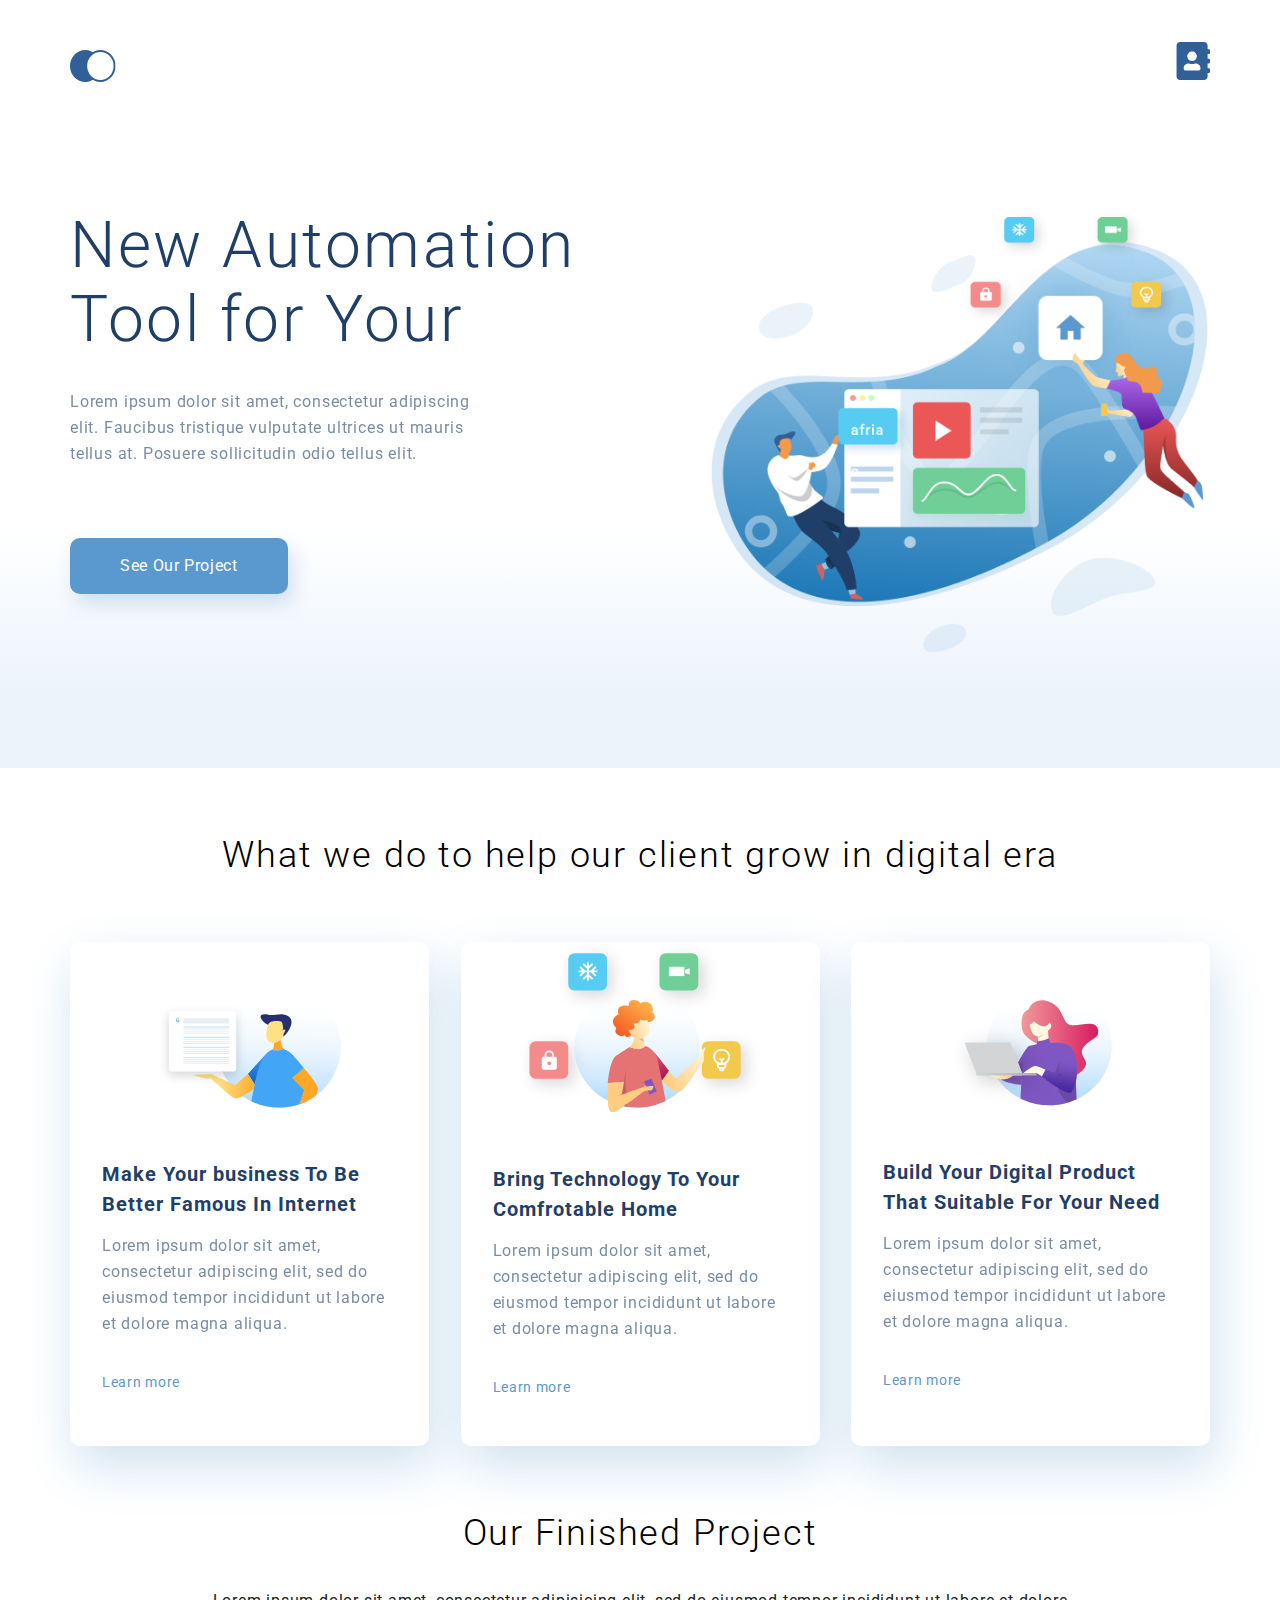
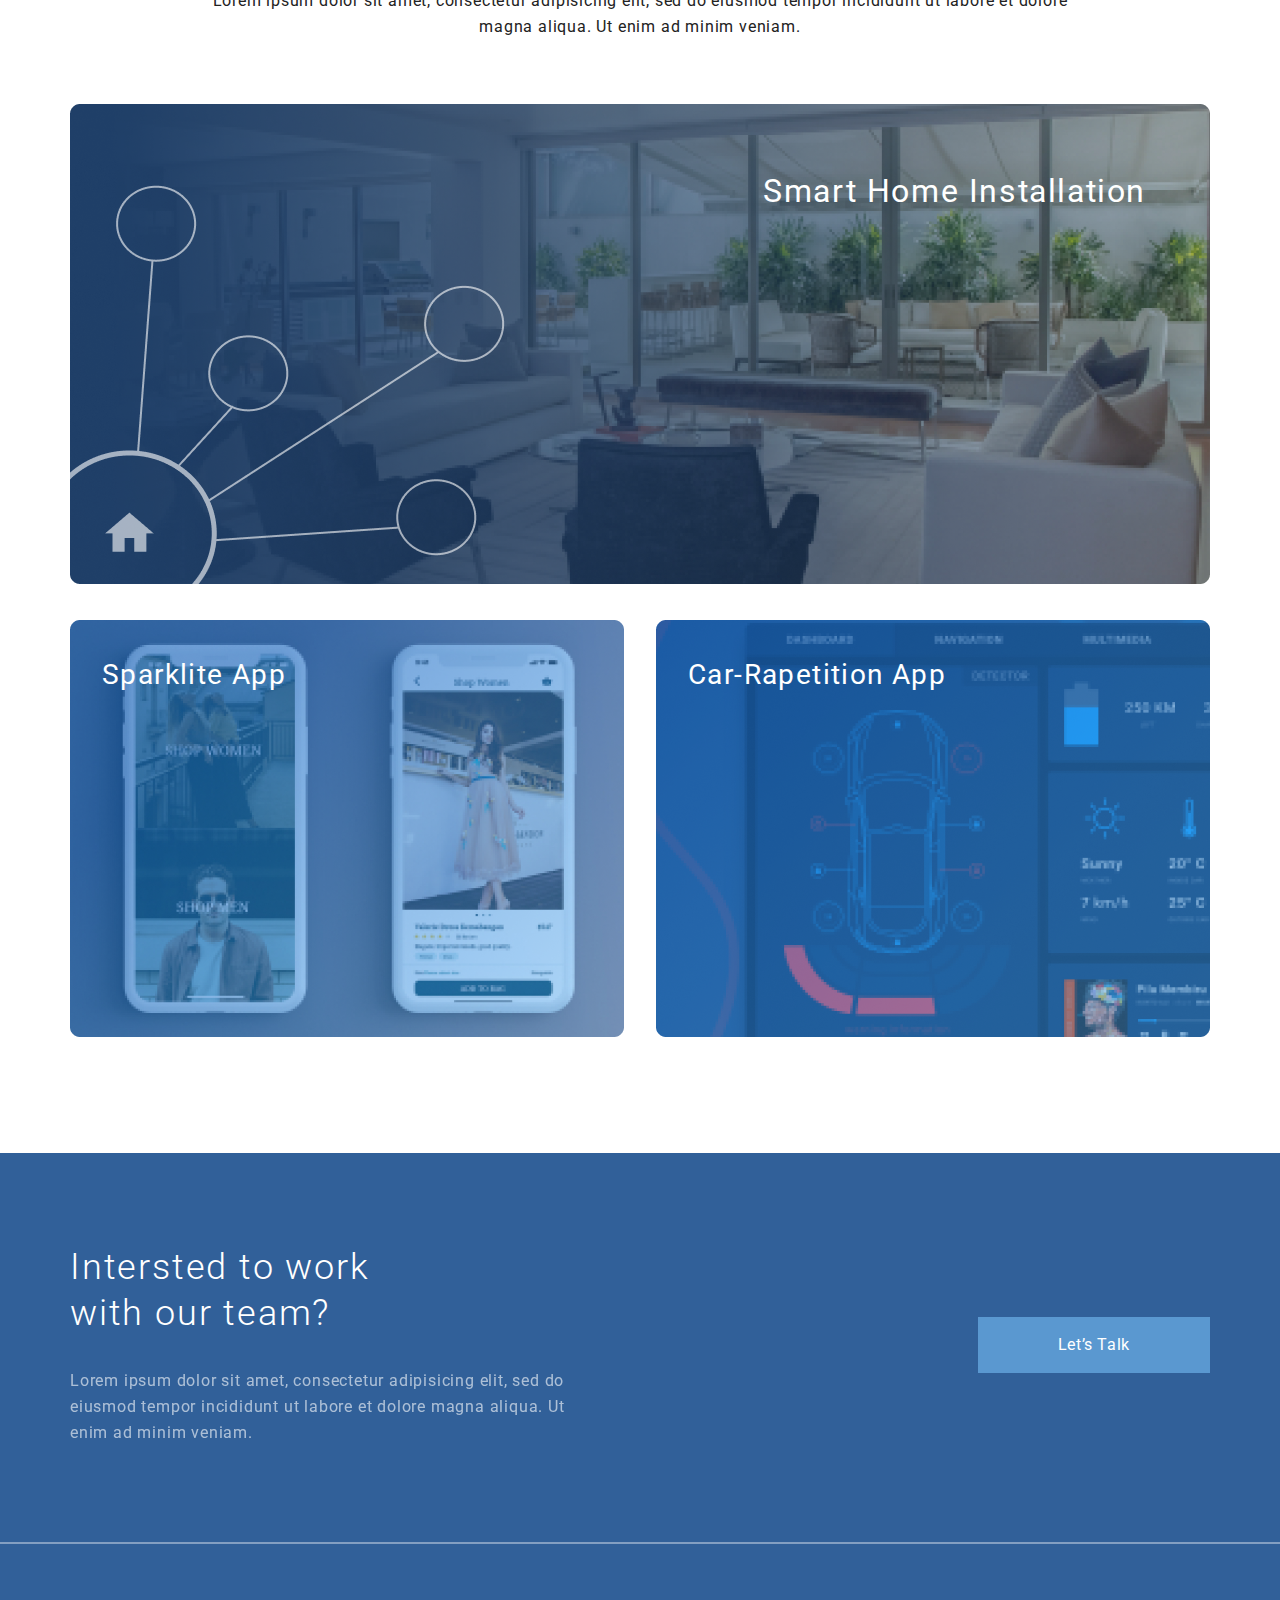
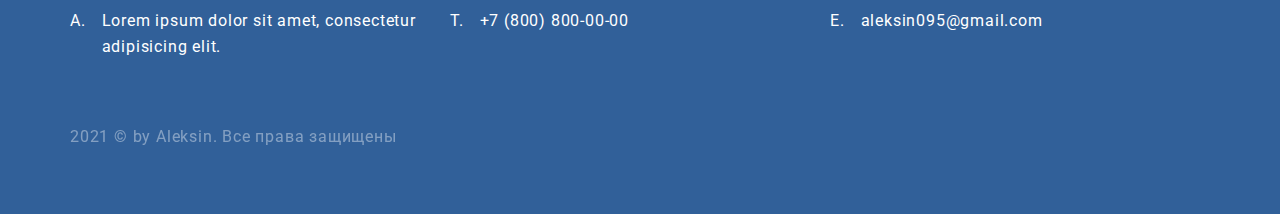
<file: docs/index.html>
<!DOCTYPE html>
<html lang="en">

<head>
    <meta charset="UTF-8">
    <meta http-equiv="X-UA-Compatible" content="IE=edge">
    <meta name="viewport" content="width=device-width, initial-scale=1.0">
    <meta name="format-detection" content="telephone=no">
    <title>Главная</title>
    <link rel="shortcut icon" href="img/main-logo.svg" type="image/svg">
    <link rel="preconnect" href="https://fonts.gstatic.com">
    <link href="https://fonts.googleapis.com/css2?family=Roboto:wght@300;400&display=swap" rel="stylesheet">
    <link rel="stylesheet" href="style.css">
</head>

<body>
    <div class="top">
        <div class="container top_box">
            <ul class="header">
                <li><a href="index.html"><img src="img/main-logo.svg" alt="logo"></a></li>
                <li><a href="contacts.html"><img src="img/cotacts-logo.svg" alt="contacts"></a></li>
            </ul>
            <div class="top_info">
                <h1 class="top_heading">New Automation
                    Tool for Your </h1>
                <p class="text top_text">
                    Lorem ipsum dolor sit amet, consectetur adipiscing elit. Faucibus tristique vulputate ultrices ut
                    mauris tellus at. Posuere sollicitudin odio tellus elit.
                </p>
                <a href="#project" class="top_button">See Our Project</a>
            </div>
        </div>
    </div>
    <div class="what-we-do container">
        <h3 class="heading">What we do to help our client grow in digital era</h3>
        <div class="card_box">
            <div class="card">
                <img class="card_img" src="img/card_1.svg" alt="card-1">
                <h4 class="heading-mini">Make Your business To Be
                    Better Famous In Internet</h4>
                <p class="text">
                    Lorem ipsum dolor sit amet, consectetur adipiscing elit, sed do eiusmod tempor incididunt ut labore
                    et dolore magna aliqua.
                </p>
                <a href="#" class="card_link">Learn more</a>
            </div>
            <div class="card card_2">
                <img class="card_img" src="img/card-2.svg" alt="card-2">
                <h4 class="heading-mini">Bring Technology To Your
                    Comfrotable Home</h4>
                <p class="text">
                    Lorem ipsum dolor sit amet, consectetur adipiscing elit, sed do eiusmod tempor incididunt ut labore
                    et dolore magna aliqua.
                </p>
                <a href="#" class="card_link">Learn more</a>
            </div>
            <div class="card">
                <img class="card_img" src="img/card_3.svg" alt="card-3">
                <h4 class="heading-mini">Build Your Digital Product
                    That Suitable For Your Need</h4>
                <p class="text">
                    Lorem ipsum dolor sit amet, consectetur adipiscing elit, sed do eiusmod tempor incididunt ut labore
                    et dolore magna aliqua.
                </p>
                <a href="#" class="card_link">Learn more</a>
            </div>
        </div>
    </div>
    <div class="project container">
        <h3 class="heading" id="project">Our Finished Project</h3>
        <p class="text text_project">
            Lorem ipsum dolor sit amet, consectetur adipisicing elit, sed do eiusmod tempor incididunt ut labore et
            dolore magna aliqua. Ut enim ad minim veniam.
        </p>
        <div class="project__item">
            <img class="project__img" src="img/project-1.png" alt="project-1">
            <p class="project__text">Smart Home Installation</p>
        </div>
        <div class="project__parent">
            <div class="project__item project__item_margin">
                <img class="project__img" src="img/project-2.png" alt="project-2">
                <p class="project__item_text">Sparklite App</p>
            </div>
            <div class="project__item">
                <img class="project__img" src="img/project-3.png" alt="project-3">
                <p class="project__item_text">Car-Rapetition App</p>
            </div>
        </div>
    </div>
    <div class="footer">
        <div class="container">
            <div class="footer_top">
                <div class="footer_text">
                    <h3 class="heading footer__heading">Intersted to work
                        with our team?</h3>
                    <p class="text text_footer">
                        Lorem ipsum dolor sit amet, consectetur adipisicing elit, sed do eiusmod tempor incididunt ut
                        labore et dolore magna aliqua. Ut enim ad minim veniam.
                    </p>
                </div>
                <a href="contacts.html#send-us" class="footer__button">Let’s Talk</a>
            </div>
        </div>
        <hr class="footer__border">
        <div class="container">
            <div class="footer-bottom">
                <ul class="footer_info">
                    <li class="footer__list">Lorem ipsum dolor sit amet, consectetur adipisicing elit.</li>
                    <li class="footer__list">+7 (800) 800-00-00</li>
                    <li class="footer__list">aleksin095@gmail.com</li>
                </ul>
                <div class="footer_copy">
                    <p class="text copy__text">2021 &copy; by Aleksin. Все права защищены</p>
                </div>
            </div>
        </div>
    </div>
</body>

</html>
</file>
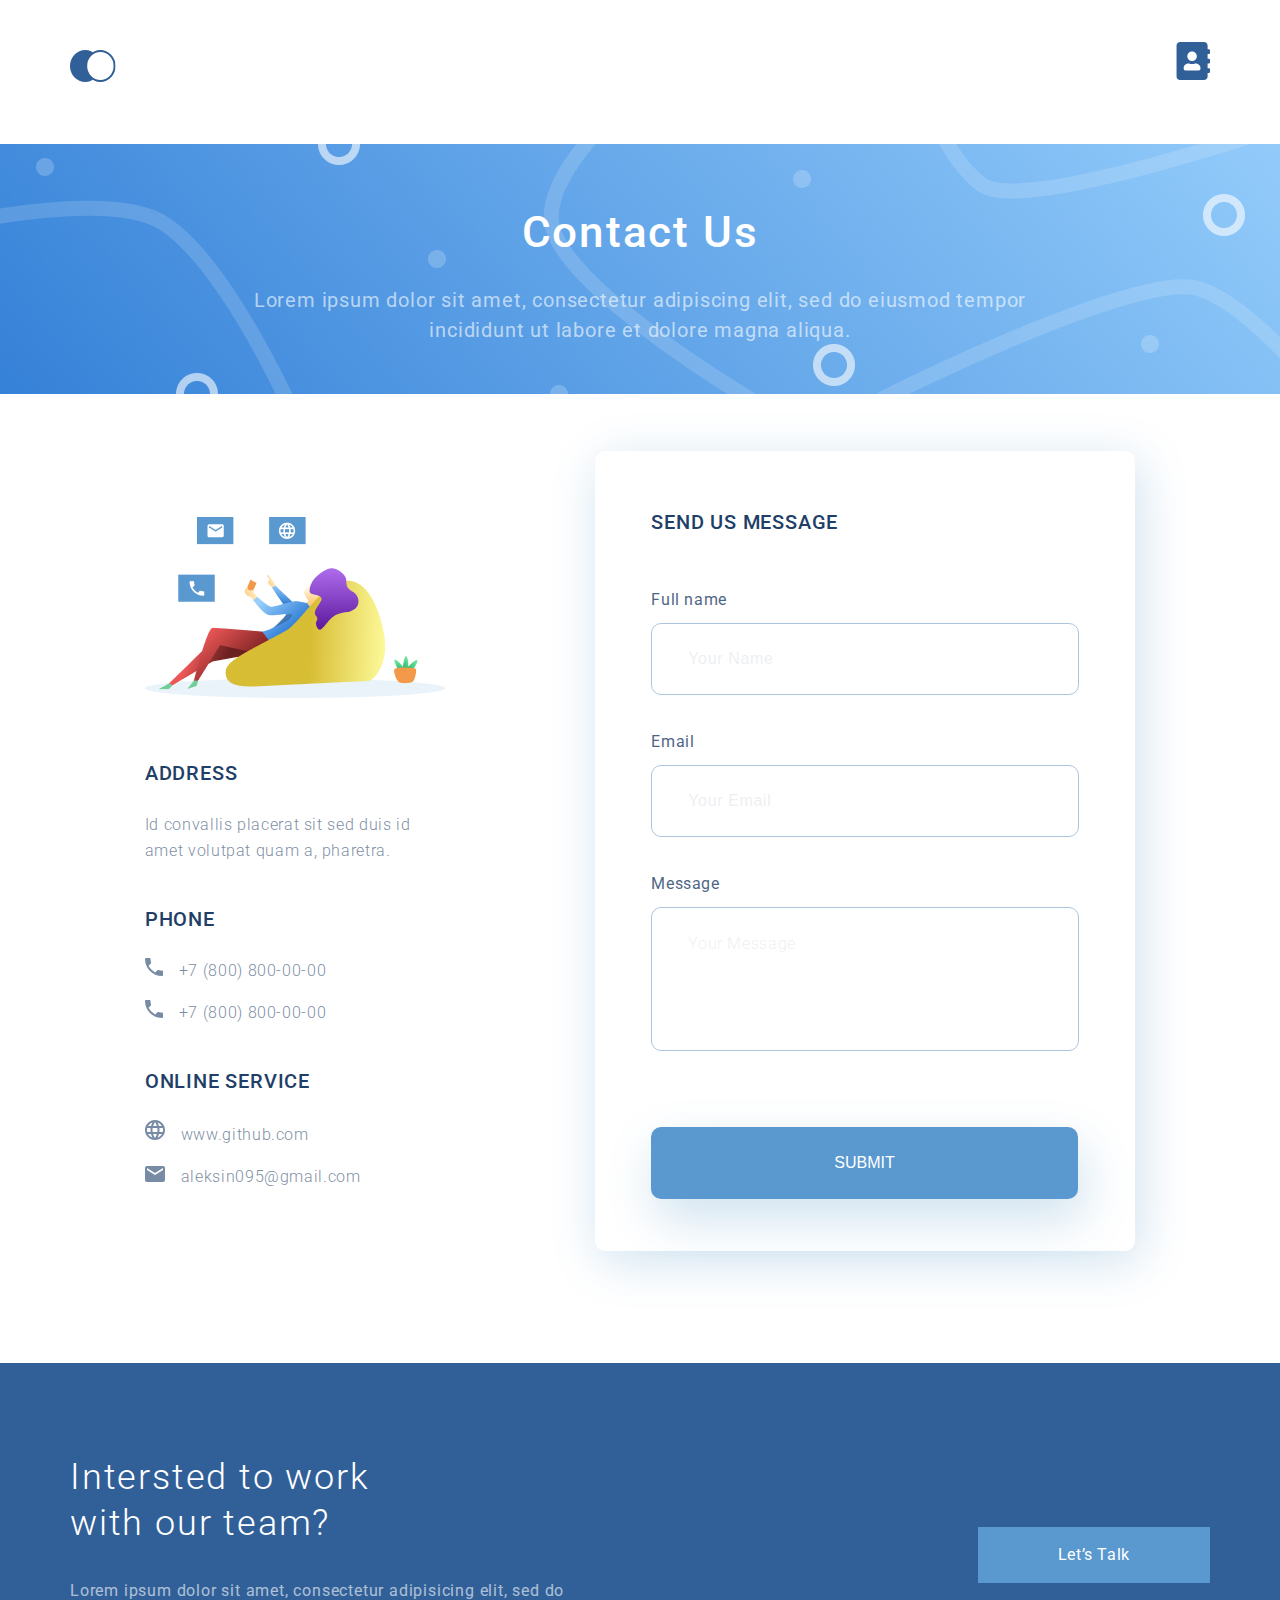
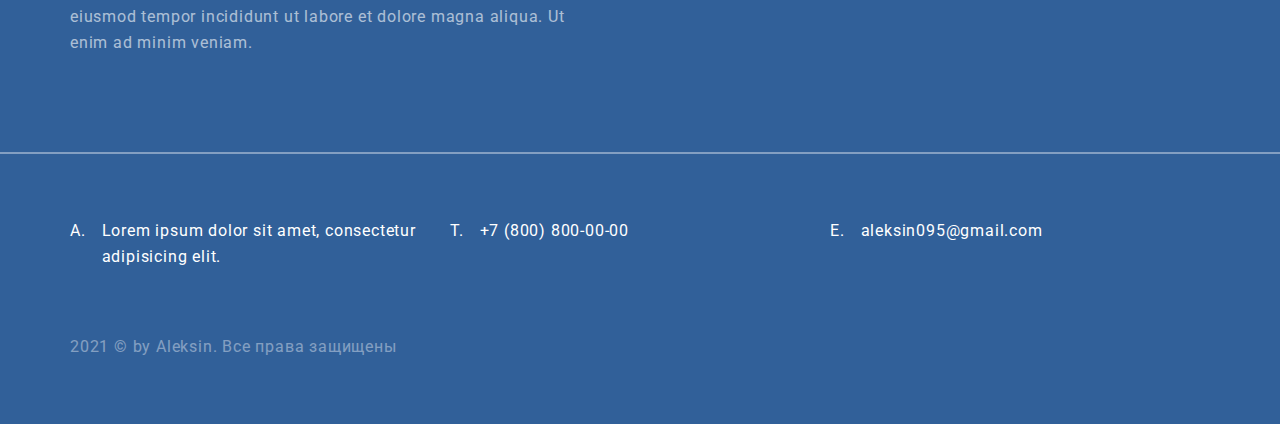
<file: docs/contacts.html>
<!DOCTYPE html>
<html lang="en">

<head>
    <meta charset="UTF-8">
    <meta http-equiv="X-UA-Compatible" content="IE=edge">
    <meta name="viewport" content="width=device-width, initial-scale=1.0">
    <meta name="format-detection" content="telephone=no">
    <title>Контакты</title>
    <link rel="shortcut icon" href="img/cotacts-logo.svg" type="image/svg">
    <link rel="preconnect" href="https://fonts.gstatic.com">
    <link href="https://fonts.googleapis.com/css2?family=Roboto:wght@300;400&display=swap" rel="stylesheet">
    <link rel="stylesheet" href="style.css">
</head>

<body>
    <div class="container">
        <ul class="header">
            <li><a href="index.html"><img src="img/main-logo.svg" alt="logo"></a></li>
            <li><a href="contacts.html"><img src="img/cotacts-logo.svg" alt="contacts"></a></li>
        </ul>
    </div>
    <div class="contacts-header">
        <div class="container contacts_header__box">
            <h2 class="heading-contacts">Contact Us</h2>
            <p class="text text__heading">Lorem ipsum dolor sit amet, consectetur adipiscing elit, sed do eiusmod tempor
                incididunt ut
                labore et dolore magna aliqua.</p>
        </div>
    </div>
    <form action="#" class="container main">
        <div class="contacts-info">
            <img src="img/contacts.png" alt="contacts photo">
            <h4 class="heading-mini heading__form heading__address">ADDRESS</h4>
            <p class="text form__text">Id convallis placerat sit sed duis id amet volutpat quam a, pharetra.</p>
            <h4 class="heading-mini heading__form heading__phone">PHONE</h4>
            <ul class="ul__form">
                <li class="form__li phone__li">+7 (800) 800-00-00</li>
                <li class="phone__li">+7 (800) 800-00-00</li>
            </ul>
            <h4 class="heading-mini heading__form heading__web">ONLINE SERVICE</h4>
            <ul class="ul__form">
                <li class="form__li site__li"><a class="contacts__link" href="https://github.com/jean-louis1776"
                        target="_blank">www.github.com</a></li>
                <li class="email__li"><a class="contacts__link" href="mailto:aleksin095@gmail.com"
                        target="_blank">aleksin095@gmail.com</a></li>
            </ul>
        </div>
        <div class="form" id="send-us">
            <h4 class="heading-mini heading__form heading__message">SEND US MESSAGE</h4>
            <p class="form__message_p form_name">Full name</p>
            <input class="input-text" type="text" placeholder="Your Name"><br>
            <p class="form__message_p form_mail_message">Email</p>
            <input class="input-text" type="email" placeholder="Your Email"><br>
            <p class="form__message_p form_mail_message">Message</p>
            <textarea class="input-text" cols="30" rows="10" placeholder="Your Message"></textarea><br>
            <button class="submit-button" type="submit">SUBMIT</button>
        </div>
    </form>
    <div class="container maps">
        <script type="text/javascript" charset="utf-8" async
            src="https://api-maps.yandex.ru/services/constructor/1.0/js/?um=constructor%3A62a869a9ab163c431d39064be67bd2729e4d3b1f621cd12a37fc4b4181a02399&amp;width=100%25&amp;height=480&amp;lang=ru_RU&amp;scroll=true">
            </script>
    </div>
    <div class="footer">
        <div class="container">
            <div class="footer_top">
                <div class="footer_text">
                    <h3 class="heading footer__heading">Intersted to work
                        with our team?</h3>
                    <p class="text text_footer">
                        Lorem ipsum dolor sit amet, consectetur adipisicing elit, sed do eiusmod tempor incididunt ut
                        labore et dolore magna aliqua. Ut enim ad minim veniam.
                    </p>
                </div>
                <a href="#send-us" class="footer__button">Let’s Talk</a>
            </div>
        </div>
        <hr class="footer__border">
        <div class="container">
            <div class="footer-bottom">
                <ul class="footer_info">
                    <li class="footer__list">Lorem ipsum dolor sit amet, consectetur adipisicing elit.</li>
                    <li class="footer__list">+7 (800) 800-00-00</li>
                    <li class="footer__list">aleksin095@gmail.com</li>
                </ul>
                <div class="footer_copy">
                    <p class="text copy__text">2021 &copy; by Aleksin. Все права защищены</p>
                </div>
            </div>
        </div>
    </div>
</body>

</html>
</file>
<file: docs/style.css>
* {
  margin: 0;
  padding: 0;
}

body {
  font-family: Roboto;
}

.container {
  max-width: 1140px;
  margin: 0 auto;
}

.top {
  min-height: 768px;
  background: -webkit-gradient(linear, left bottom, left top, color-stop(8.84%, #ebf3fb), color-stop(31.12%, rgba(152, 195, 232, 0)));
  background: linear-gradient(0deg, #ebf3fb 8.84%, rgba(152, 195, 232, 0) 31.12%);
}

.header {
  list-style: none;
  display: -webkit-box;
  display: -ms-flexbox;
  display: flex;
  -webkit-box-pack: justify;
      -ms-flex-pack: justify;
          justify-content: space-between;
  padding-top: 42px;
}

.top_box {
  display: -webkit-box;
  display: -ms-flexbox;
  display: flex;
  -webkit-box-orient: vertical;
  -webkit-box-direction: normal;
      -ms-flex-direction: column;
          flex-direction: column;
  height: 768px;
}

.top_info {
  padding-top: 115px;
  -webkit-box-flex: 1;
      -ms-flex-positive: 1;
          flex-grow: 1;
  background-image: url(img/top_back.png);
  background-repeat: no-repeat;
  background-position: right center;
  background-size: 44%;
}

.top_button {
  font-size: 16px;
  line-height: 26px;
  text-align: center;
  letter-spacing: 0.04em;
  color: #ffffff;
  background: #5a98d0;
  -webkit-box-shadow: 5px 10px 20px rgba(53, 110, 173, 0.2);
          box-shadow: 5px 10px 20px rgba(53, 110, 173, 0.2);
  border-radius: 10px;
  padding: 15px 50px;
  text-decoration: none;
  display: inline-block;
  margin-top: 71px;
}

.text {
  font-size: 16px;
  line-height: 26px;
  color: #1f3f68;
  letter-spacing: 0.05em;
  opacity: 0.6;
}

.text_project {
  width: 75%;
  margin: 32px auto 64px;
  color: #222222;
  opacity: 1;
  text-align: center;
}

.top_heading {
  font-size: 64px;
  font-weight: 300;
  line-height: 74px;
  letter-spacing: 0.04em;
  width: 510px;
  color: #1f3f68;
  margin-bottom: 32px;
}

.top_text {
  width: 425px;
}

.contacts-header {
  margin-top: 50px;
  height: 250px;
  background-image: url(img/contacts-heading.png);
  background-position: center;
  background-size: cover;
}

.contacts_header__box {
  padding-top: 51px;
}

.heading-contacts {
  font-weight: 500;
  font-size: 44px;
  text-align: center;
  line-height: 74px;
  letter-spacing: 0.04em;
  color: #ffffff;
}

.text__heading {
  font-size: 20px;
  line-height: 30px;
  text-align: center;
  letter-spacing: 0.04em;
  width: 75%;
  margin: 16px auto 49px;
  color: rgba(255, 255, 255, 0.6);
  opacity: 1;
}

.what-we-do {
  padding-top: 64px;
}

.heading {
  font-size: 36px;
  text-align: center;
  font-weight: 300;
  line-height: 46px;
  letter-spacing: 0.05em;
}

.card_box {
  display: -webkit-box;
  display: -ms-flexbox;
  display: flex;
  -webkit-box-pack: justify;
      -ms-flex-pack: justify;
          justify-content: space-between;
  padding-top: 64px;
  padding-bottom: 64px;
}

.card {
  width: 359px;
  padding: 44px 32px;
  -webkit-box-sizing: border-box;
          box-sizing: border-box;
  -webkit-box-shadow: 5px 20px 50px rgba(16, 112, 177, 0.2);
          box-shadow: 5px 20px 50px rgba(16, 112, 177, 0.2);
  border-radius: 10px;
  background-color: #ffffff;
  display: -webkit-box;
  display: -ms-flexbox;
  display: flex;
  -webkit-box-orient: vertical;
  -webkit-box-direction: normal;
      -ms-flex-direction: column;
          flex-direction: column;
}

.card_img {
  -ms-flex-item-align: center;
      -ms-grid-row-align: center;
      align-self: center;
  margin-bottom: 51px;
}

.card_2 {
  background-image: url(img/card_2_back.svg);
  background-repeat: no-repeat;
  background-position: center 1px;
}

.card_link {
  font-size: 14px;
  line-height: 30px;
  letter-spacing: 0.05em;
  color: #5a98d0;
  text-decoration: none;
  padding-top: 30px;
}

.heading-mini {
  font-size: 20px;
  line-height: 30px;
  color: #1f3f68;
  letter-spacing: 0.05em;
  margin-bottom: 14px;
}

.heading__form {
  font-weight: 500;
  letter-spacing: 0.04em;
}

.heading__address {
  padding-top: 56px;
}

.heading__phone {
  margin-top: 40px;
}

.heading__web {
  margin-top: 40px;
}

.ul__form {
  margin-top: 24px;
  list-style-type: none;
  font-weight: 300;
  font-size: 16px;
  line-height: 26px;
  letter-spacing: 0.04em;
  color: #1f3f68;
  opacity: 0.6;
}

.phone__li::before {
  content: url(img/phone.svg);
  margin-right: 16px;
}

.site__li::before {
  content: url(img/web.svg);
  margin-right: 16px;
}

.email__li::before {
  content: url(img/mail.svg);
  margin-right: 16px;
}

.contacts__link {
  text-decoration: none;
  color: #1f3f68;
}

.main {
  display: -webkit-box;
  display: -ms-flexbox;
  display: flex;
  -ms-flex-pack: distribute;
      justify-content: space-around;
  margin-top: 57px;
}

.contacts-info {
  width: 301px;
  height: 668px;
  padding-top: 66px;
}

.form {
  width: 540px;
  height: 800px;
  background: #ffffff;
  -webkit-box-shadow: 5px 10px 50px rgba(16, 112, 177, 0.2);
          box-shadow: 5px 10px 50px rgba(16, 112, 177, 0.2);
  border-radius: 10px;
}

.form__text {
  margin-top: 24px;
  font-weight: 300;
  letter-spacing: 0.04em;
}

.form__li {
  padding-bottom: 16px;
}

.heading__message {
  margin-top: 56px;
  margin-left: 56px;
}

.form__message_p {
  margin-left: 56px;
  font-size: 16px;
  line-height: 30px;
  letter-spacing: 0.04em;
  margin-bottom: 8px;
  color: #1f3f68;
  opacity: 0.8;
}

.form_name {
  margin-top: 48px;
}

.form_mail_message {
  margin-top: 32px;
}

input {
  width: 428px;
  height: 72px;
  outline: none;
  font-weight: 300;
  font-size: 16px;
  line-height: 26px;
  letter-spacing: 0.04em;
  color: #1f3f68;
  opacity: 0.6;
}

input[type="text"] {
  padding-left: 36px;
}

input[type="email"] {
  padding-left: 36px;
}

input::-webkit-input-placeholder {
  font-weight: 300;
  font-size: 16px;
  line-height: 30px;
  letter-spacing: 0.04em;
  color: #1f3f68;
  opacity: 0.2;
}

input:-ms-input-placeholder {
  font-weight: 300;
  font-size: 16px;
  line-height: 30px;
  letter-spacing: 0.04em;
  color: #1f3f68;
  opacity: 0.2;
}

input::-ms-input-placeholder {
  font-weight: 300;
  font-size: 16px;
  line-height: 30px;
  letter-spacing: 0.04em;
  color: #1f3f68;
  opacity: 0.2;
}

input::placeholder {
  font-weight: 300;
  font-size: 16px;
  line-height: 30px;
  letter-spacing: 0.04em;
  color: #1f3f68;
  opacity: 0.2;
}

textarea::-webkit-input-placeholder {
  font-weight: 300;
  font-size: 16px;
  line-height: 30px;
  letter-spacing: 0.04em;
  color: #1f3f68;
  opacity: 0.2;
}

textarea:-ms-input-placeholder {
  font-weight: 300;
  font-size: 16px;
  line-height: 30px;
  letter-spacing: 0.04em;
  color: #1f3f68;
  opacity: 0.2;
}

textarea::-ms-input-placeholder {
  font-weight: 300;
  font-size: 16px;
  line-height: 30px;
  letter-spacing: 0.04em;
  color: #1f3f68;
  opacity: 0.2;
}

textarea::placeholder {
  font-weight: 300;
  font-size: 16px;
  line-height: 30px;
  letter-spacing: 0.04em;
  color: #1f3f68;
  opacity: 0.2;
}

textarea {
  padding: 21px 36px;
  width: 428px;
  height: 144px;
  resize: none;
  outline: none;
  font-weight: 300;
  font-size: 16px;
  line-height: 26px;
  letter-spacing: 0.04em;
  color: #1f3f68;
  opacity: 0.6;
  font-family: Roboto;
}

.maps {
  margin-top: 96px;
}

.project__img {
  width: 100%;
}

.project__parent {
  display: -webkit-box;
  display: -ms-flexbox;
  display: flex;
  -webkit-box-pack: justify;
      -ms-flex-pack: justify;
          justify-content: space-between;
  margin-top: 32px;
}

.project__item {
  position: relative;
  -webkit-box-flex: 1;
      -ms-flex-positive: 1;
          flex-grow: 1;
}

.project__item_margin {
  margin-right: 32px;
}

.project__text {
  font-size: 32px;
  line-height: 46px;
  text-align: right;
  letter-spacing: 0.05em;
  position: absolute;
  top: 64px;
  right: 64px;
  color: #ffffff;
}

.project__item_text {
  font-size: 28px;
  line-height: 46px;
  letter-spacing: 0.05em;
  position: absolute;
  top: 32px;
  left: 32px;
  color: #ffffff;
}

.input-text {
  border: 1px solid #356ead;
  -webkit-box-sizing: border-box;
          box-sizing: border-box;
  border-radius: 10px;
  opacity: 0.4;
  margin-left: 56px;
}

.submit-button {
  margin-left: 56px;
  margin-top: 72px;
  background: #5a98d0;
  -webkit-box-shadow: 5px 20px 50px rgba(16, 112, 177, 0.2);
          box-shadow: 5px 20px 50px rgba(16, 112, 177, 0.2);
  border-radius: 10px;
  border: none;
  font-weight: 500;
  font-size: 16px;
  line-height: 26px;
  text-align: center;
  color: #ffffff;
  text-transform: uppercase;
  padding: 23px 183px;
}

button:active {
  outline: none;
}

.footer {
  margin-top: 112px;
  background: #316099;
  padding-top: 91px;
  padding-bottom: 64px;
}

.footer_top {
  padding-bottom: 96px;
  display: -webkit-box;
  display: -ms-flexbox;
  display: flex;
  -webkit-box-pack: justify;
      -ms-flex-pack: justify;
          justify-content: space-between;
  -webkit-box-align: center;
      -ms-flex-align: center;
          align-items: center;
}

.footer_text {
  width: 495px;
}

.footer__heading {
  text-align: left;
  width: 340px;
  color: #ffffff;
  margin-bottom: 32px;
}

.text_footer {
  color: #ffffff;
}

.footer__button {
  font-size: 16px;
  line-height: 26px;
  text-align: center;
  letter-spacing: 0.04em;
  color: #ffffff;
  background: #5a98d0;
  padding: 15px 80px;
  text-decoration: none;
  display: inline-block;
}

.footer__border {
  opacity: 0.4;
  border: 1px solid #ffffff;
}

.footer_info {
  display: -webkit-box;
  display: -ms-flexbox;
  display: flex;
  -webkit-box-pack: justify;
      -ms-flex-pack: justify;
          justify-content: space-between;
  margin-top: 64px;
}

.footer__list {
  font-size: 16px;
  line-height: 26px;
  letter-spacing: 0.05em;
  color: #ffffff;
  -webkit-box-flex: 1;
      -ms-flex-positive: 1;
          flex-grow: 1;
  -ms-flex-preferred-size: 33.3333%;
      flex-basis: 33.3333%;
  list-style-type: none;
  display: -webkit-box;
  display: -ms-flexbox;
  display: flex;
  margin-right: 32px;
}

.footer__list:first-child::before {
  content: "A. ";
  display: block;
  margin-right: 16px;
}

.footer__list:nth-child(2)::before {
  content: "T. ";
  display: block;
  margin-right: 16px;
}

.footer__list:last-child::before {
  content: "E. ";
  display: block;
  margin-right: 16px;
}

.footer_copy {
  margin-top: 64px;
}

.copy__text {
  font-size: 16px;
  line-height: 26px;
  letter-spacing: 0.05em;
  color: #ffffff;
  opacity: 0.4;
}

@media (max-width: 1024px) {
  .container {
    padding-left: 32px;
    padding-right: 32px;
  }
  .main {
    -webkit-box-orient: vertical;
    -webkit-box-direction: normal;
        -ms-flex-direction: column;
            flex-direction: column;
    margin-top: 0;
    -webkit-box-align: center;
        -ms-flex-align: center;
            align-items: center;
  }
  .contacts-info {
    margin-bottom: 64px;
  }
  .form {
    width: 520px;
    height: 780px;
  }
  input {
    width: 412.15px;
    height: 70.2px;
  }
  textarea {
    width: 412.15px;
    height: 140.4px;
  }
  .submit-button {
    padding: 20px 176px;
  }
  .maps {
    margin-top: 64px;
    padding-left: 0;
    padding-right: 0;
  }
  .top_info {
    background-position: right 280px;
  }
  .card_box {
    -webkit-box-orient: vertical;
    -webkit-box-direction: normal;
        -ms-flex-direction: column;
            flex-direction: column;
    -webkit-box-align: center;
        -ms-flex-align: center;
            align-items: center;
  }
  .card {
    margin-bottom: 32px;
  }
  .footer {
    padding-top: 47px;
  }
  .footer_top {
    padding-bottom: 64px;
    -ms-flex-pack: distribute;
        justify-content: space-around;
  }
  .footer_text {
    width: 336px;
  }
  .footer__button {
    padding: 3px 30px;
  }
  .footer-bottom {
    margin-left: 60px;
  }
  .footer_info {
    -webkit-box-orient: vertical;
    -webkit-box-direction: normal;
        -ms-flex-direction: column;
            flex-direction: column;
  }
  .footer__list {
    margin-bottom: 25px;
  }
  .footer__list:last-child {
    margin-bottom: 0;
  }
}

@media (max-width: 667px) {
  .header {
    padding-top: 24px;
  }
  .contacts-header {
    margin-top: 33px;
  }
  .heading-contacts {
    font-size: 24px;
    line-height: 28px;
  }
  .contacts-info {
    margin-bottom: 32px;
  }
  .form {
    width: 342.67px;
    height: 514px;
  }
  .heading__message {
    margin-top: 36px;
    margin-left: 36px;
    font-size: 16px;
  }
  .form__message_p {
    margin-top: 20px;
    margin-left: 36px;
    margin-bottom: 0;
    font-size: 14px;
  }
  .form_mail_message {
    margin-top: 21px;
  }
  input {
    width: 271.6px;
    height: 46.26px;
  }
  .input-text {
    margin-left: 36px;
  }
  textarea {
    width: 271.6px;
    height: 92.52px;
  }
  .submit-button {
    margin-top: 30px;
    margin-left: 36px;
    padding: 10px 106px;
  }
  .maps {
    margin-top: 32px;
  }
  .text__heading {
    font-size: 16px;
    line-height: 30px;
    width: 100%;
  }
  .top {
    min-height: 376px;
    padding-bottom: 41px;
    -webkit-box-sizing: border-box;
            box-sizing: border-box;
  }
  .top_box {
    height: 376px;
  }
  .top_info {
    padding-top: 36px;
    display: -webkit-box;
    display: -ms-flexbox;
    display: flex;
    -webkit-box-orient: vertical;
    -webkit-box-direction: normal;
        -ms-flex-direction: column;
            flex-direction: column;
    -webkit-box-align: center;
        -ms-flex-align: center;
            align-items: center;
    background-image: none;
  }
  .top_heading {
    width: 100%;
    font-size: 32px;
    line-height: 37px;
    text-align: center;
    margin-bottom: 12px;
  }
  .top_text {
    width: 100%;
    text-align: center;
  }
  .top_button {
    font-size: 12px;
    line-height: 26px;
    padding: 0 8px;
    margin-top: 32px;
  }
  .heading {
    font-size: 24px;
    line-height: 28px;
  }
  .what-we-do {
    padding-top: 48px;
  }
  .card_box {
    padding-top: 32px;
  }
  .card {
    width: 100%;
    padding: 41px 41px 21px 30px;
  }
  .text_project {
    width: 100%;
  }
  .project__text {
    font-size: 16px;
    line-height: 19px;
    top: 16px;
    right: 16px;
  }
  .project__parent {
    margin-top: 16px;
    -webkit-box-orient: vertical;
    -webkit-box-direction: normal;
        -ms-flex-direction: column;
            flex-direction: column;
  }
  .project__item {
    margin-right: 0;
    margin-bottom: 16px;
  }
  .project__item_text {
    font-size: 16px;
    line-height: 19px;
    top: 26px;
    left: 16px;
  }
  .footer {
    padding-bottom: 32px;
    margin-top: 64px;
  }
  .footer_top {
    -webkit-box-orient: vertical;
    -webkit-box-direction: normal;
        -ms-flex-direction: column;
            flex-direction: column;
    padding-bottom: 40px;
  }
  .footer__heading {
    font-size: 24px;
    line-height: 28px;
    text-align: center;
  }
  .text_footer {
    text-align: center;
  }
  .footer__button {
    margin-top: 40px;
  }
  .footer-bottom {
    margin-left: 0;
  }
  .footer_info {
    margin-top: 40px;
  }
  .footer__list {
    line-height: 19px;
  }
  .footer_copy {
    margin-top: 37px;
    text-align: center;
  }
}
/*# sourceMappingURL=style.css.map */
</file>
